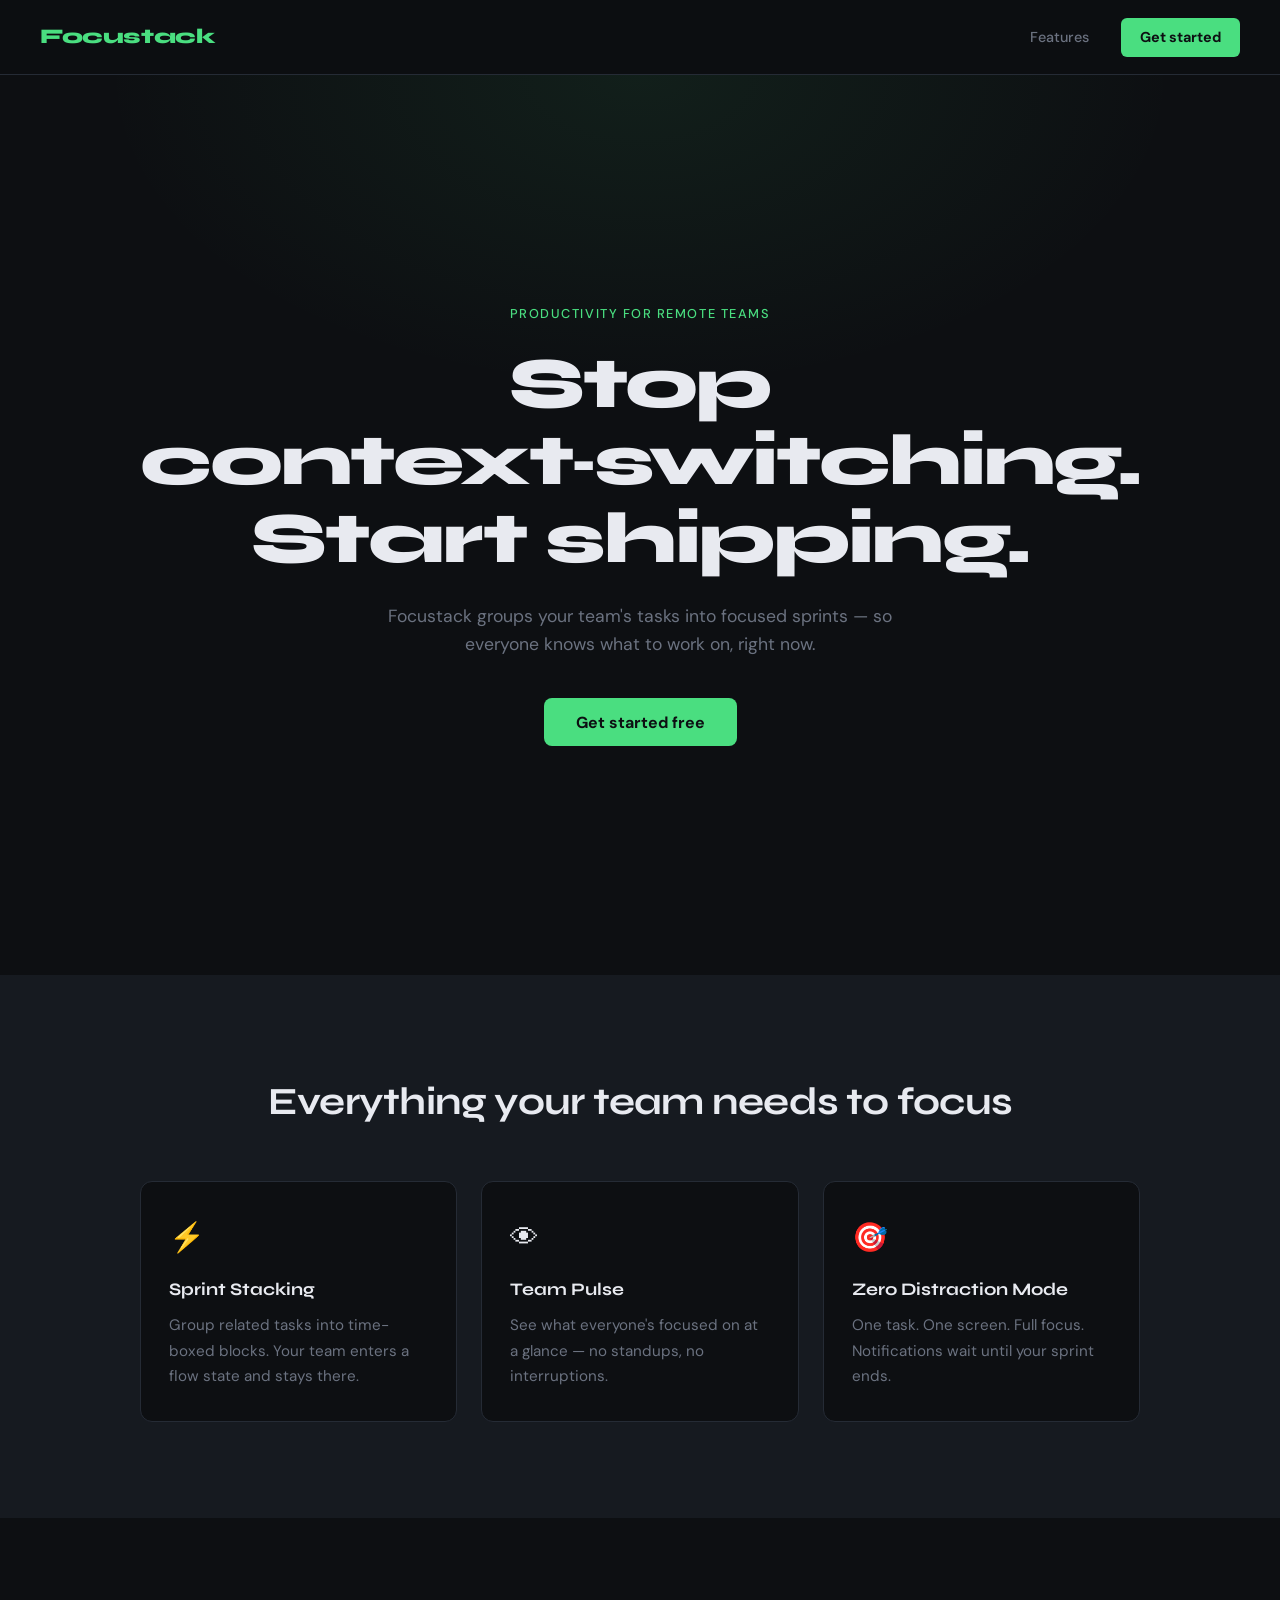
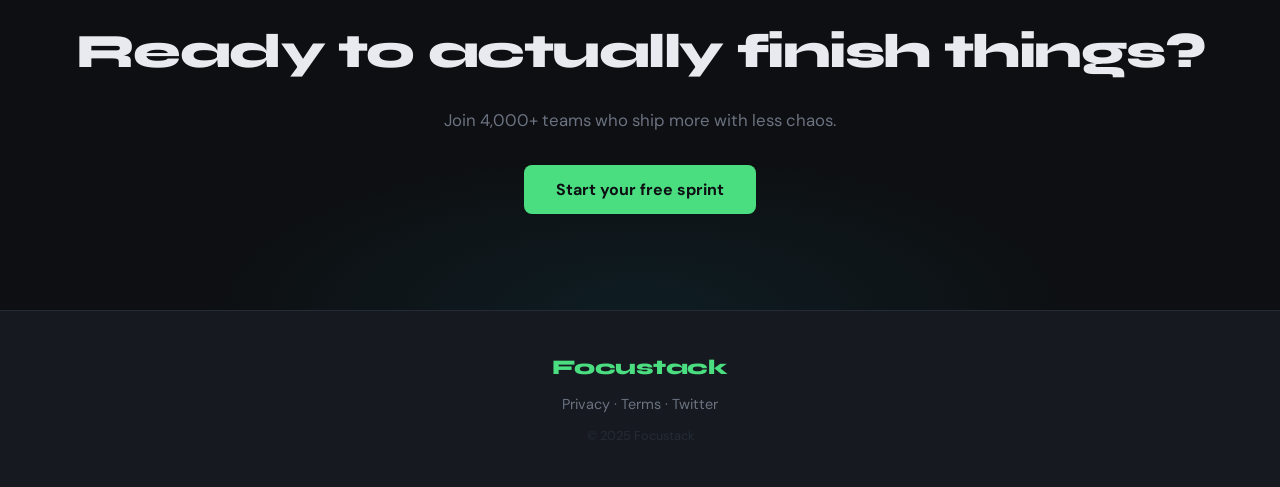
<file: index.html>
<!DOCTYPE html>
<html lang="en">
<head>
  <meta charset="UTF-8">
  <meta name="viewport" content="width=device-width, initial-scale=1.0">
  <title>Document</title>
  <link rel="stylesheet" href="style.css">
  <link href="https://fonts.googleapis.com/css2?family=Syne:wght@700;800&family=DM+Sans:wght@400;500&display=swap" rel="stylesheet">
</head>
<body>
   <header class="site-header">
    <span class="logo">Focustack</span>
    <nav>
      <a href="#features">Features</a>
      <a href="#cta" class="nav-btn">Get started</a>
    </nav>
  </header>
   <section class="hero" id="hero">
    <p class="eyebrow">Productivity for remote teams</p>
    <h1 class="headline">Stop context&#8209;switching.<br>Start shipping.</h1>
    <p class="subtext">Focustack groups your team's tasks into focused sprints — so everyone knows what to work on, right now.</p>
    <button class="btn-primary">Get started free</button>
  </section>
  <section class="features" id="features">
    <h2>Everything your team needs to focus</h2>
    <div class="features-grid">
      <div class="cards">
        <span class="card-icon">⚡</span>
        <h3 class="card-heading">Sprint Stacking</h3>
        <p class="card-text">Group related tasks into time-boxed blocks. Your team enters a flow state and stays there.</p>
      </div>
      <div class="cards">
        <span class="card-icon">👁</span>
        <h3 class="card-heading">Team Pulse</h3>
        <p class="card-text">See what everyone's focused on at a glance — no standups, no interruptions.</p>
      </div>
      <div class="cards">
        <span class="card-icon">🎯</span>
        <h3 class="card-heading">Zero Distraction Mode</h3>
        <p class="card-text">One task. One screen. Full focus. Notifications wait until your sprint ends.</p>
      </div>
    </div>
  </section>
  <section class="cta" id="cta">
    <h2>Ready to actually finish things?</h2>
    <p class="subtext">Join 4,000+ teams who ship more with less chaos.</p>
    <button class="btn-primary">Start your free sprint</button>
  </section>

  <footer>
    <span class="logo">Focustack</span>
    <p class="footer-links">
      <a href="#">Privacy</a> · <a href="#">Terms</a> · <a href="#">Twitter</a>
    </p>
    <p class="copyright">© 2025 Focustack</p>
  </footer>

</body>
</html>
</file>
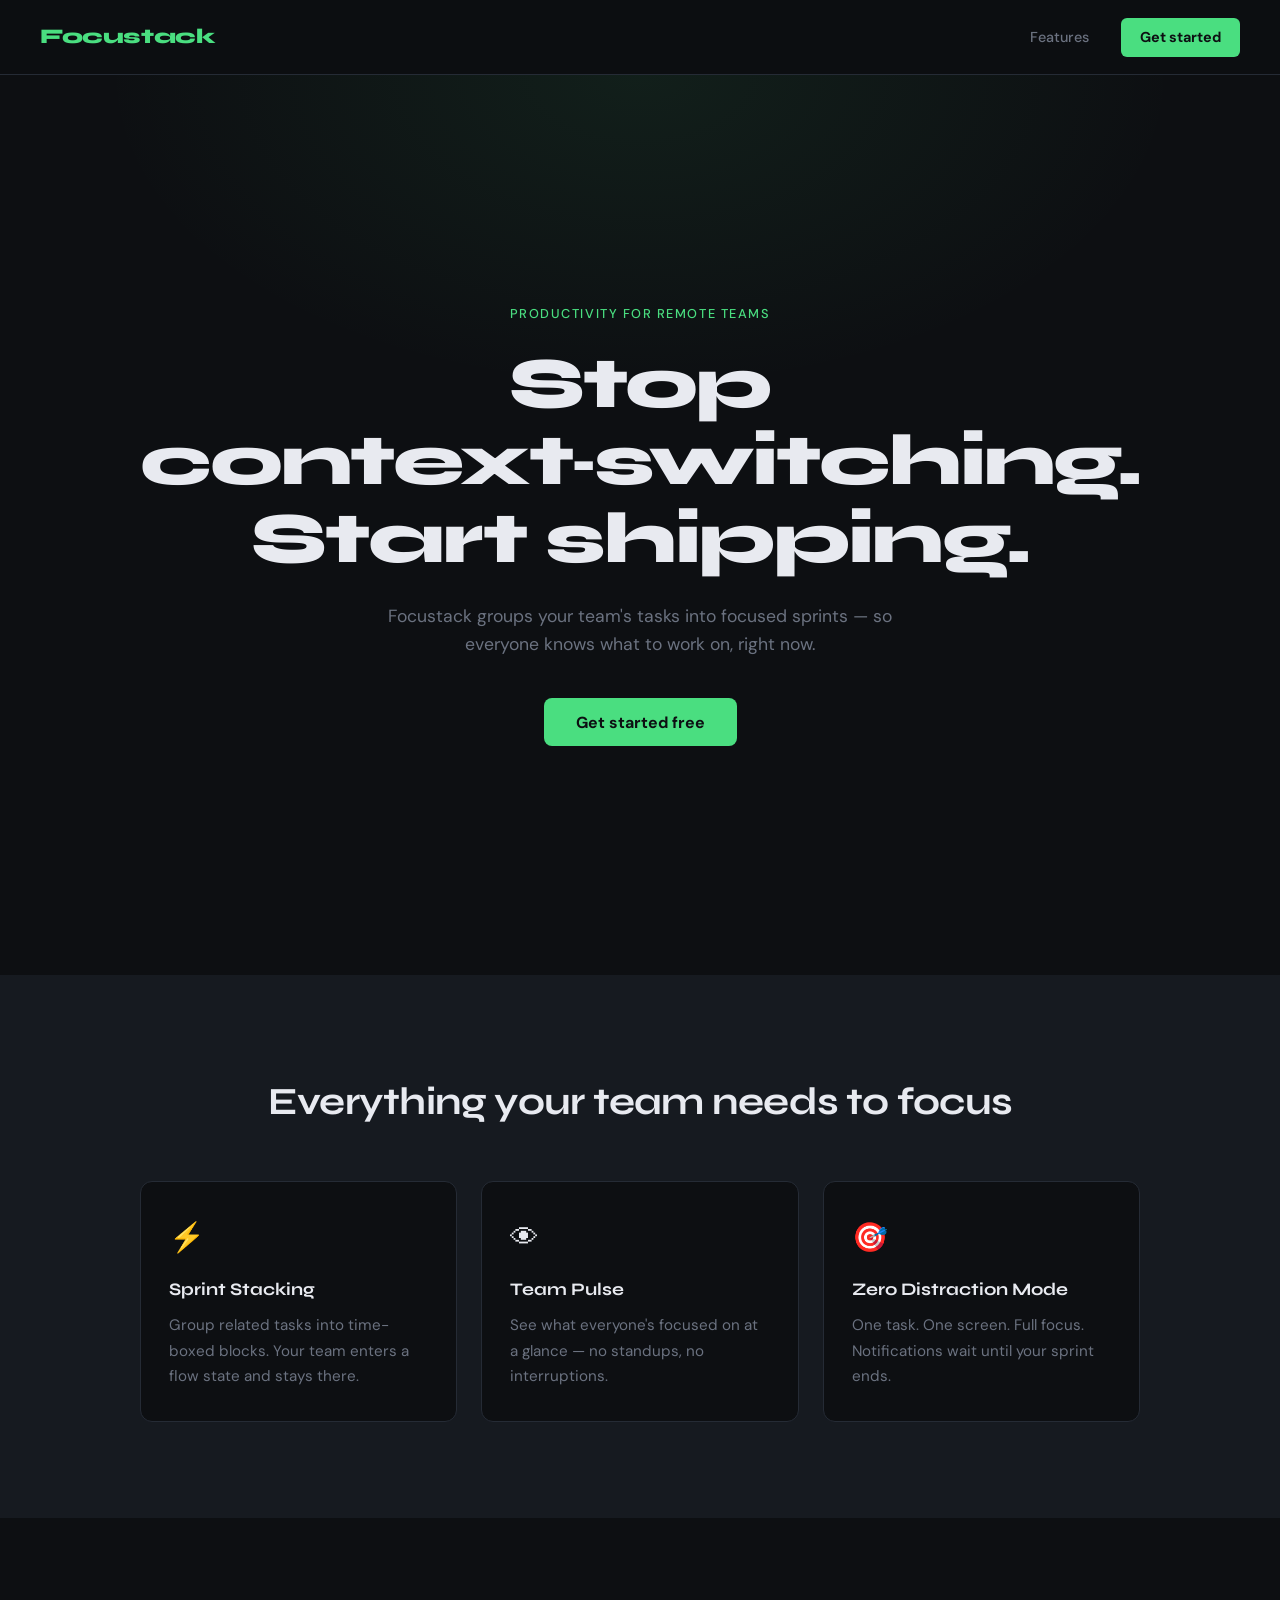
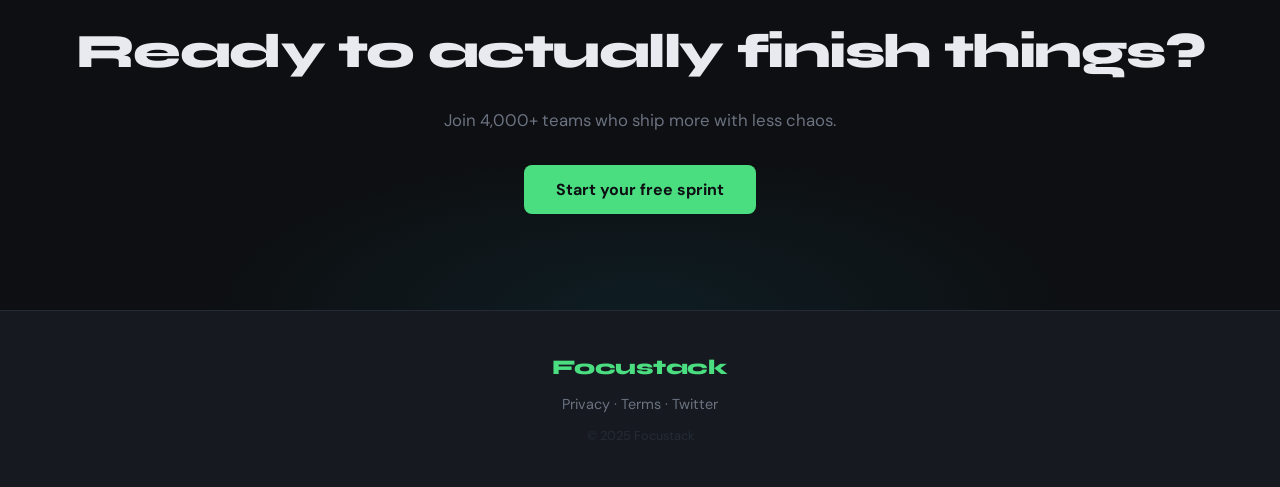
<file: student/ai-generated-landing-page/index.html>
<!DOCTYPE html>
<html lang="en">
<head>
  <meta charset="UTF-8">
  <meta name="viewport" content="width=device-width, initial-scale=1.0">
  <title>Focustack — Stack your focus. Ship what matters.</title>
  <link rel="stylesheet" href="style.css">
  <link href="https://fonts.googleapis.com/css2?family=Syne:wght@700;800&family=DM+Sans:wght@400;500&display=swap" rel="stylesheet">
</head>
<body>

  <header class="site-header">
    <span class="logo">Focustack</span>
    <nav>
      <a href="#features">Features</a>
      <a href="#cta" class="nav-btn">Get started</a>
    </nav>
  </header>

  <main>

  <section class="hero" id="hero">
    <p class="eyebrow">Productivity for remote teams</p>
    <h1 class="headline">Stop context&#8209;switching.<br>Start shipping.</h1>
    <p class="subtext">Focustack groups your team's tasks into focused sprints — so everyone knows what to work on, right now.</p>
    <button class="btn-primary">Get started free</button>
  </section>

  <section class="features" id="features">
    <h2>Everything your team needs to focus</h2>
    <div class="features-grid">
      <div class="cards">
        <span class="card-icon">⚡</span>
        <h3 class="card-heading">Sprint Stacking</h3>
        <p class="card-text">Group related tasks into time-boxed blocks. Your team enters a flow state and stays there.</p>
      </div>
      <div class="cards">
        <span class="card-icon">👁</span>
        <h3 class="card-heading">Team Pulse</h3>
        <p class="card-text">See what everyone's focused on at a glance — no standups, no interruptions.</p>
      </div>
      <div class="cards">
        <span class="card-icon">🎯</span>
        <h3 class="card-heading">Zero Distraction Mode</h3>
        <p class="card-text">One task. One screen. Full focus. Notifications wait until your sprint ends.</p>
      </div>
    </div>
  </section>

  <section class="cta" id="cta">
    <h2>Ready to actually finish things?</h2>
    <p class="subtext">Join 4,000+ teams who ship more with less chaos.</p>
    <button class="btn-primary">Start your free sprint</button>
  </section>

  </main>

  <footer>
    <span class="logo">Focustack</span>
    <p class="footer-links">
      <a href="#">Privacy</a> · <a href="#">Terms</a> · <a href="#">Twitter</a>
    </p>
    <p class="copyright">© 2025 Focustack</p>
  </footer>

</body>
</html>
</file>
<file: style.css>
/* ============================================================
   CSS CUSTOM PROPERTIES
   ============================================================ */
:root {
  --bg:        #0d0f12;
  --surface:   #161a20;
  --border:    #252b35;
  --accent:    #4ade80;
  --accent-2:  #22d3ee;
  --text:      #e8eaf0;
  --muted:     #6b7280;
  --font-head: 'Syne', sans-serif;
  --font-body: 'DM Sans', sans-serif;
}

/* ============================================================
   RESET & BASE
   ============================================================ */
*, *::before, *::after {
  box-sizing: border-box;
  margin: 0;
  padding: 0;
}

html {
  scroll-behavior: smooth;
}

body {
  background-color: var(--bg);
  color: var(--text);
  font-family: var(--font-body);
  font-size: 1rem;
  line-height: 1.6;
}

a {
  color: var(--muted);
  text-decoration: none;
  transition: color 0.2s;
}

a:hover {
  color: var(--accent);
}

/* ============================================================
   HEADER / NAV  — flexbox: logo left, links right
   ============================================================ */
.site-header {
  position: sticky;
  top: 0;
  z-index: 100;
  display: flex;
  align-items: center;
  justify-content: space-between;
  padding: 1.1rem 2.5rem;
  background-color: rgba(13, 15, 18, 0.85);
  backdrop-filter: blur(10px);
  border-bottom: 1px solid var(--border);
}

.logo {
  font-family: var(--font-head);
  font-size: 1.3rem;
  font-weight: 800;
  color: var(--accent);
  letter-spacing: -0.02em;
}

nav {
  display: flex;
  align-items: center;
  gap: 2rem;
}

nav a {
  font-size: 0.9rem;
  font-weight: 500;
}

.nav-btn {
  background-color: var(--accent);
  color: #0d0f12;
  padding: 0.5rem 1.2rem;
  border-radius: 6px;
  font-weight: 700;
  transition: opacity 0.2s;
}

.nav-btn:hover {
  color: #0d0f12;
  opacity: 0.85;
}

/* ============================================================
   HERO  — flexbox: centered column, full viewport height
   ============================================================ */
.hero {
  display: flex;
  flex-direction: column;
  align-items: center;
  justify-content: center;
  text-align: center;
  min-height: 100vh;
  padding: 6rem 2rem;
  background:
    radial-gradient(ellipse 60% 50% at 50% 0%, rgba(74, 222, 128, 0.08) 0%, transparent 70%),
    var(--bg);
}

.eyebrow {
  font-size: 0.8rem;
  font-weight: 500;
  letter-spacing: 0.12em;
  text-transform: uppercase;
  color: var(--accent);
  margin-bottom: 1.25rem;
}

.headline {
  font-family: var(--font-head);
  font-size: clamp(2.4rem, 6vw, 4.5rem);
  font-weight: 800;
  line-height: 1.08;
  letter-spacing: -0.03em;
  color: var(--text);
  margin-bottom: 1.5rem;
}

.hero .subtext {
  max-width: 540px;
  color: var(--muted);
  font-size: 1.1rem;
  margin-bottom: 2.5rem;
}

/* ============================================================
   SHARED BUTTON
   ============================================================ */
.btn-primary {
  background-color: var(--accent);
  color: #0d0f12;
  font-family: var(--font-body);
  font-size: 1rem;
  font-weight: 700;
  padding: 0.85rem 2rem;
  border: none;
  border-radius: 8px;
  cursor: pointer;
  transition: transform 0.15s, opacity 0.15s;
}

.btn-primary:hover {
  opacity: 0.88;
  transform: translateY(-1px);
}

/* ============================================================
   FEATURES  — CSS Grid: 3-column card row
   ============================================================ */
.features {
  padding: 6rem 2rem;
  text-align: center;
  background-color: var(--surface);
}

.features h2 {
  font-family: var(--font-head);
  font-size: clamp(1.6rem, 3.5vw, 2.4rem);
  font-weight: 700;
  letter-spacing: -0.02em;
  margin-bottom: 3rem;
}

.features-grid {
  display: grid;
  grid-template-columns: repeat(3, 1fr);
  gap: 1.5rem;
  max-width: 1000px;
  margin: 0 auto;
}

.cards {
  background-color: var(--bg);
  border: 1px solid var(--border);
  border-radius: 12px;
  padding: 2rem 1.75rem;
  text-align: left;
  transition: border-color 0.2s, transform 0.2s;
}

.cards:hover {
  border-color: var(--accent);
  transform: translateY(-3px);
}

.card-icon {
  display: block;
  font-size: 1.8rem;
  margin-bottom: 1rem;
}

.card-heading {
  font-family: var(--font-head);
  font-size: 1.1rem;
  font-weight: 700;
  margin-bottom: 0.6rem;
  color: var(--text);
}

.card-text {
  font-size: 0.95rem;
  color: var(--muted);
  line-height: 1.65;
}

/* ============================================================
   CTA  — centered, accent-bordered box
   ============================================================ */
.cta {
  display: flex;
  flex-direction: column;
  align-items: center;
  text-align: center;
  padding: 6rem 2rem;
  background:
    radial-gradient(ellipse 50% 60% at 50% 100%, rgba(34, 211, 238, 0.07) 0%, transparent 70%),
    var(--bg);
}

.cta h2 {
  font-family: var(--font-head);
  font-size: clamp(1.8rem, 4vw, 3rem);
  font-weight: 800;
  letter-spacing: -0.03em;
  margin-bottom: 1rem;
}

.cta .subtext {
  color: var(--muted);
  font-size: 1.05rem;
  margin-bottom: 2rem;
}

/* ============================================================
   FOOTER  — flexbox: stacked center
   ============================================================ */
footer {
  display: flex;
  flex-direction: column;
  align-items: center;
  gap: 0.6rem;
  padding: 2.5rem 2rem;
  border-top: 1px solid var(--border);
  background-color: var(--surface);
}

.footer-links {
  font-size: 0.9rem;
  color: var(--muted);
}

.footer-links a {
  font-size: 0.9rem;
}

.copyright {
  font-size: 0.8rem;
  color: var(--border);
}

/* ============================================================
   RESPONSIVE  — single column on mobile (max-width: 700px)
   ============================================================ */
@media (max-width: 700px) {
  .site-header {
    padding: 1rem 1.25rem;
  }

  nav {
    gap: 1rem;
  }

  .hero {
    padding: 5rem 1.25rem;
  }

  .features {
    padding: 4rem 1.25rem;
  }

  /* Grid collapses from 3 columns → 1 column */
  .features-grid {
    grid-template-columns: 1fr;
  }

  .cta {
    padding: 4rem 1.25rem;
  }
}
</file>
<file: student/ai-generated-landing-page/style.css>
/* ============================================================
   CSS CUSTOM PROPERTIES
   ============================================================ */
:root {
  --bg:        #0d0f12;
  --surface:   #161a20;
  --border:    #252b35;
  --accent:    #4ade80;
  --accent-2:  #22d3ee;
  --text:      #e8eaf0;
  --muted:     #6b7280;
  --font-head: 'Syne', sans-serif;
  --font-body: 'DM Sans', sans-serif;
}

/* ============================================================
   RESET & BASE
   ============================================================ */
*, *::before, *::after {
  box-sizing: border-box;
  margin: 0;
  padding: 0;
}

html {
  scroll-behavior: smooth;
}

body {
  background-color: var(--bg);
  color: var(--text);
  font-family: var(--font-body);
  font-size: 1rem;
  line-height: 1.6;
}

a {
  color: var(--muted);
  text-decoration: none;
  transition: color 0.2s;
}

a:hover {
  color: var(--accent);
}

/* ============================================================
   HEADER / NAV  — flexbox: logo left, links right
   ============================================================ */
.site-header {
  position: sticky;
  top: 0;
  z-index: 100;
  display: flex;
  align-items: center;
  justify-content: space-between;
  padding: 1.1rem 2.5rem;
  background-color: rgba(13, 15, 18, 0.85);
  backdrop-filter: blur(10px);
  border-bottom: 1px solid var(--border);
}

.logo {
  font-family: var(--font-head);
  font-size: 1.3rem;
  font-weight: 800;
  color: var(--accent);
  letter-spacing: -0.02em;
}

nav {
  display: flex;
  align-items: center;
  gap: 2rem;
}

nav a {
  font-size: 0.9rem;
  font-weight: 500;
}

.nav-btn {
  background-color: var(--accent);
  color: #0d0f12;
  padding: 0.5rem 1.2rem;
  border-radius: 6px;
  font-weight: 700;
  transition: opacity 0.2s;
}

.nav-btn:hover {
  color: #0d0f12;
  opacity: 0.85;
}

/* ============================================================
   HERO  — flexbox: centered column, full viewport height
   ============================================================ */
.hero {
  display: flex;
  flex-direction: column;
  align-items: center;
  justify-content: center;
  text-align: center;
  min-height: 100vh;
  padding: 6rem 2rem;
  background:
    radial-gradient(ellipse 60% 50% at 50% 0%, rgba(74, 222, 128, 0.08) 0%, transparent 70%),
    var(--bg);
}

.eyebrow {
  font-size: 0.8rem;
  font-weight: 500;
  letter-spacing: 0.12em;
  text-transform: uppercase;
  color: var(--accent);
  margin-bottom: 1.25rem;
}

.headline {
  font-family: var(--font-head);
  font-size: clamp(2.4rem, 6vw, 4.5rem);
  font-weight: 800;
  line-height: 1.08;
  letter-spacing: -0.03em;
  color: var(--text);
  margin-bottom: 1.5rem;
}

.hero .subtext {
  max-width: 540px;
  color: var(--muted);
  font-size: 1.1rem;
  margin-bottom: 2.5rem;
}

/* ============================================================
   SHARED BUTTON
   ============================================================ */
.btn-primary {
  background-color: var(--accent);
  color: #0d0f12;
  font-family: var(--font-body);
  font-size: 1rem;
  font-weight: 700;
  padding: 0.85rem 2rem;
  border: none;
  border-radius: 8px;
  cursor: pointer;
  transition: transform 0.15s, opacity 0.15s;
}

.btn-primary:hover {
  opacity: 0.88;
  transform: translateY(-1px);
}

/* ============================================================
   FEATURES  — CSS Grid: 3-column card row
   ============================================================ */
.features {
  padding: 6rem 2rem;
  text-align: center;
  background-color: var(--surface);
}

.features h2 {
  font-family: var(--font-head);
  font-size: clamp(1.6rem, 3.5vw, 2.4rem);
  font-weight: 700;
  letter-spacing: -0.02em;
  margin-bottom: 3rem;
}

.features-grid {
  display: grid;
  grid-template-columns: repeat(3, 1fr);
  gap: 1.5rem;
  max-width: 1000px;
  margin: 0 auto;
}

.cards {
  background-color: var(--bg);
  border: 1px solid var(--border);
  border-radius: 12px;
  padding: 2rem 1.75rem;
  text-align: left;
  transition: border-color 0.2s, transform 0.2s;
}

.cards:hover {
  border-color: var(--accent);
  transform: translateY(-3px);
}

.card-icon {
  display: block;
  font-size: 1.8rem;
  margin-bottom: 1rem;
}

.card-heading {
  font-family: var(--font-head);
  font-size: 1.1rem;
  font-weight: 700;
  margin-bottom: 0.6rem;
  color: var(--text);
}

.card-text {
  font-size: 0.95rem;
  color: var(--muted);
  line-height: 1.65;
}

/* ============================================================
   CTA  — centered, accent-bordered box
   ============================================================ */
.cta {
  display: flex;
  flex-direction: column;
  align-items: center;
  text-align: center;
  padding: 6rem 2rem;
  background:
    radial-gradient(ellipse 50% 60% at 50% 100%, rgba(34, 211, 238, 0.07) 0%, transparent 70%),
    var(--bg);
}

.cta h2 {
  font-family: var(--font-head);
  font-size: clamp(1.8rem, 4vw, 3rem);
  font-weight: 800;
  letter-spacing: -0.03em;
  margin-bottom: 1rem;
}

.cta .subtext {
  color: var(--muted);
  font-size: 1.05rem;
  margin-bottom: 2rem;
}

/* ============================================================
   FOOTER  — flexbox: stacked center
   ============================================================ */
footer {
  display: flex;
  flex-direction: column;
  align-items: center;
  gap: 0.6rem;
  padding: 2.5rem 2rem;
  border-top: 1px solid var(--border);
  background-color: var(--surface);
}

.footer-links {
  font-size: 0.9rem;
  color: var(--muted);
}

.footer-links a {
  font-size: 0.9rem;
}

.copyright {
  font-size: 0.8rem;
  color: var(--border);
}

/* ============================================================
   RESPONSIVE  — single column on mobile (max-width: 700px)
   ============================================================ */
@media (max-width: 700px) {
  .site-header {
    padding: 1rem 1.25rem;
  }

  nav {
    gap: 1rem;
  }

  .hero {
    padding: 5rem 1.25rem;
  }

  .features {
    padding: 4rem 1.25rem;
  }

  /* Grid collapses from 3 columns → 1 column */
  .features-grid {
    grid-template-columns: 1fr;
  }

  .cta {
    padding: 4rem 1.25rem;
  }
}
</file>
